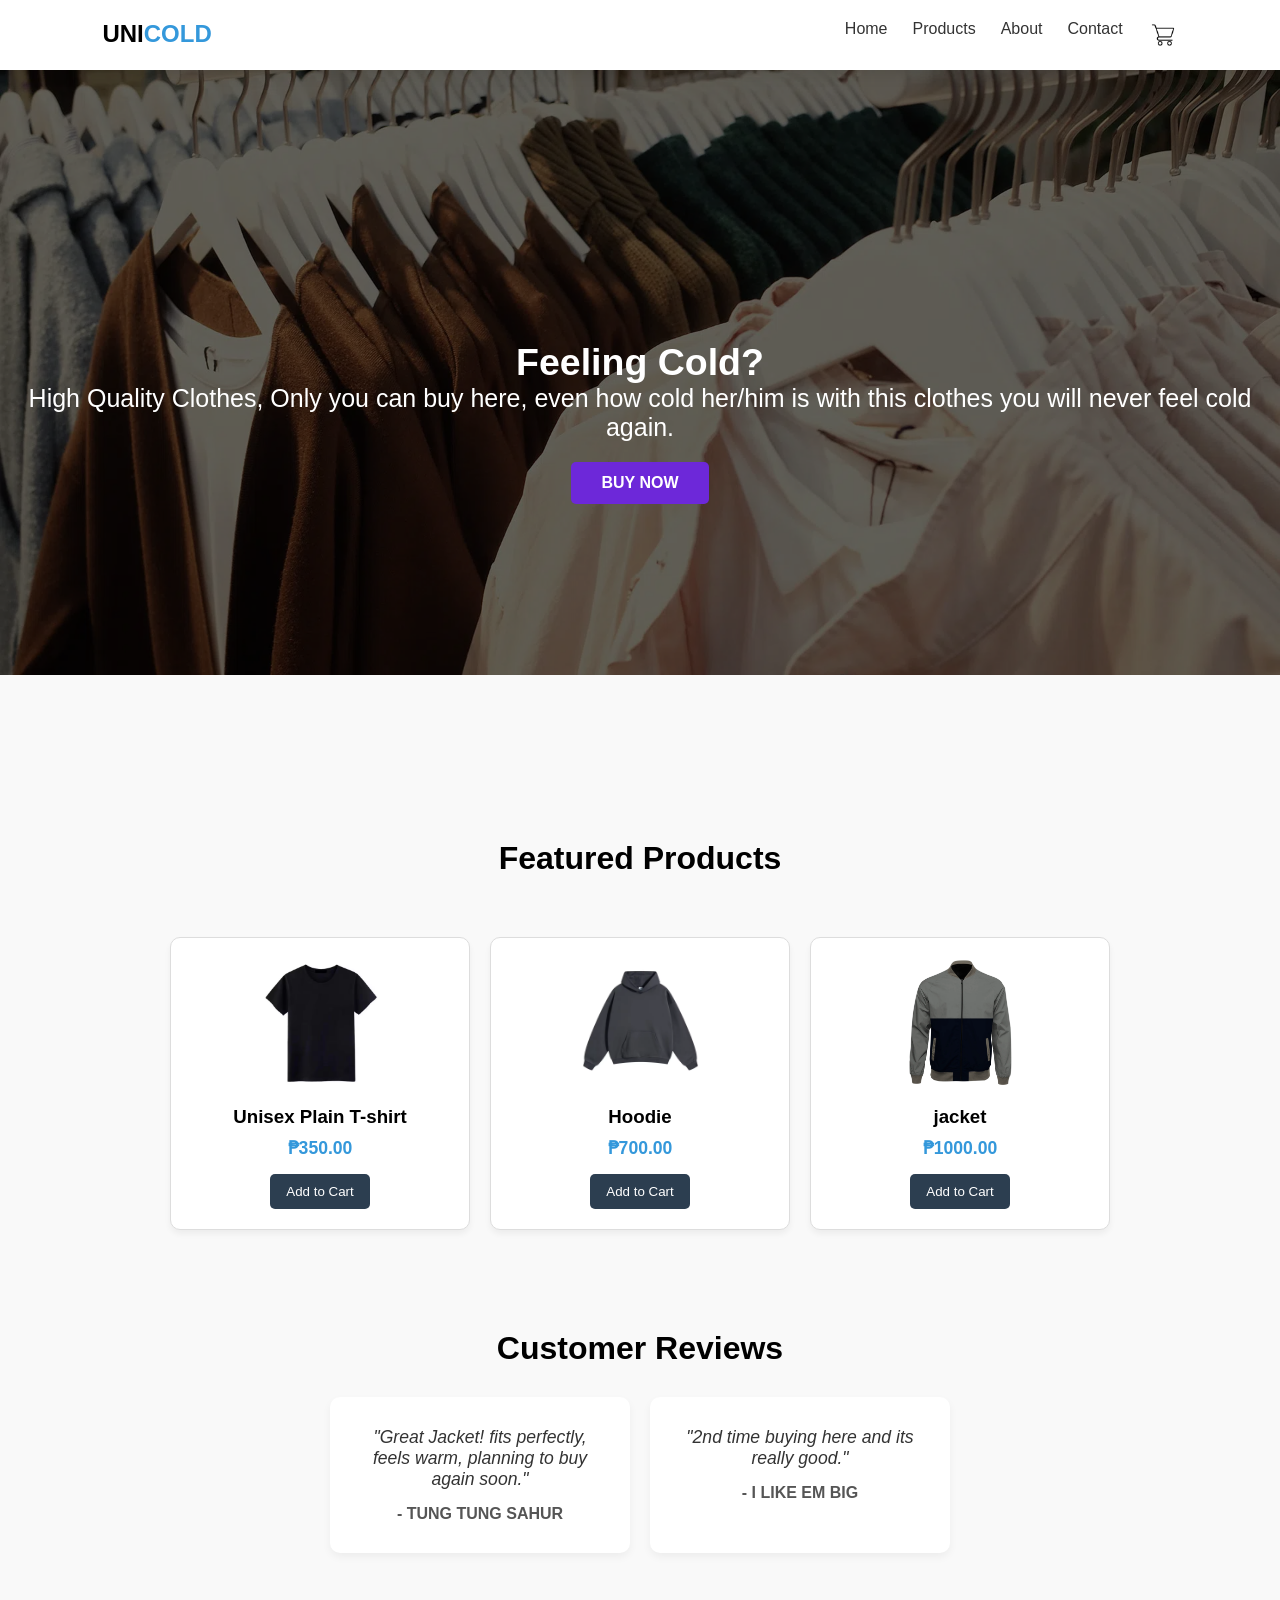
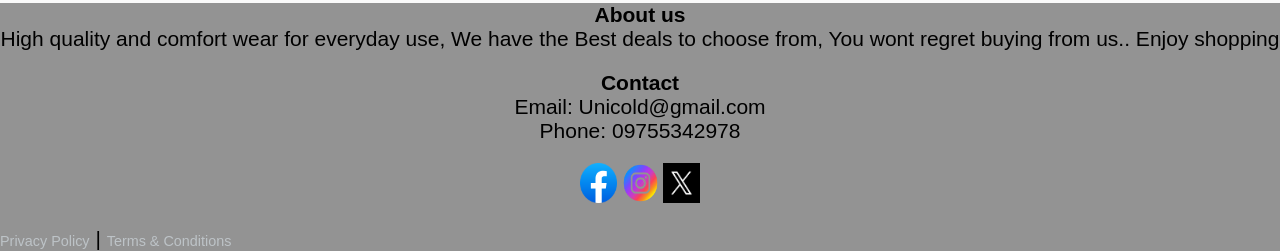
<file: index.html>
<!DOCTYPE html>
<html lang="en">
<head>
    <meta charset="UTF-8">
    <meta name="viewport" content="width=device-width, initial-scale=1.0">
    <title>UNICOLD</title>
    <link rel="stylesheet" href="style.css">
</head>
<body>
    <header class="navbar">
        <div class="logo">UNI<span>COLD</span></div>
        <nav>
            <ul class="nav">
                <li><a href="#">Home</a></li>
                <li><a href="#Products">Products</a></li>
                <li><a href="#About">About</a></li>
                <li><a href="#Contact">Contact</a></li>
                <li><a href="C:\Users\earl\OneDrive\Desktop\Landingpage\Cart.html"><img src="Cart.jpg" id="Cart"></a></li>
            </ul>
        </nav>
    </header>

    <section class="Banner">
        <img src="BG1.jpg" alt="Background" class="banner-img">
        <div class="b-contents">
            <h1>Feeling Cold?</h1>
            <p>High Quality Clothes, Only you can buy here, even how cold her/him is with this clothes you will never feel cold again.</p>
            <a href="#Products" class="p-btn">BUY NOW</a>
        </div>

    </section>

    <section class="Products" id="Products">
        <h2>Featured Products</h2>
        <div class="product-card">
            <img src="PRODUCT1.jpg">
                <h3>Unisex Plain T-shirt</h3>
                <p class="price">₱350.00</p>
                <button class="cart-btn" onclick="showSuccess()">Add to Cart</button>
            </div>
            <div class="product-card">
                <img src="PRODUCT2.jpg">
                <h3>Hoodie</h3>
                <p class="price">₱700.00</p>
                <button class="cart-btn" onclick="showSuccess()">Add to Cart</button>
            </div>
            <div class="product-card">
                <img src="PRODUCT3.jpg">
                <h3>jacket</h3>
                <p class="price">₱1000.00</p>
                <button class="cart-btn" onclick="showSuccess()">Add to Cart</button>
            </div>
        </div>
    </section>

    <section class="reviews-section">
        <h2>Customer Reviews</h2>
        <div class="reviews-container">
            <div class="review-card">
            <p class="review-text">"Great Jacket! fits perfectly, feels warm, planning to buy again soon."</p>
            <p class="review-author">- TUNG TUNG SAHUR</p>
        </div>

        <div class="review-card">
            <p class="review-text">"2nd time buying here and its really good."</p>
            <p class="review-author">- I LIKE EM BIG</p>
            </div>
        </div>
    </section>

    <div id="toast-message">Successfully added to cart!</div>
    <script>
        function showSuccess() {
            var toast = document.getElementById("toast-message");
            toast.className = "show";
            setTimeout(function(){ 
                toast.className = toast.className.replace("show", ""); 
            }, 3000);
            const buttons = document.querySelectorAll('.cart-btn');
            buttons.forEach(button => {
            button.addEventListener('click', function() {
        showSuccess();
    });
});
        }
    </script>

    <footer>
        <div class="footer">
            <section class="About" id="About">
                <div>
                    <h3>About us</h3>
                    <p>High quality and comfort wear for everyday use, We have the Best deals to choose from, You wont regret buying from us.. Enjoy shopping</p>
                </div>
            </section>

            <section id="Contact">
                <div class="Contacts">
                    <h3>Contact</h3>
                    <p>Email: Unicold@gmail.com</p>
                    <p>Phone: 09755342978</p>
                </div>
                <div class="socials">
                    <a href="FB"></a>
                    <a href="IG"></a>
                    <a href="X"></a>
                    <span>
                        <a href="https://www.facebook.com/earl.llena.1"><img src="FB.jpg" id="FB"></a>
                    </span>
                     <span>
                        <a href="https://l.facebook.com/l.php?u=https%3A%2F%2Fwww.instagram.com%2Fllenaearl%3Ffbclid%3DIwZXh0bgNhZW0CMTAAYnJpZBExQ0hrYnNLSDNWWnRXRU4yZHNydGMGYXBwX2lkEDIyMjAzOTE3ODgyMDA4OTIAAR6R7J_TNQaFTLR5_ZJ5npy1evN8SxaO5yC8N4EsV3uiNFBjWUENNqPSrBIEqg_aem_kLTm-a-v7XTkpGMQNK9STg&h=AT5ZTZh1RIWpxJ5zS6k1iO2pX1HCswmZfQxOFNwTOZb-iicSIn8C1KB6_JxYQk3K9O4Li8LCWemkr1IM6RHClLZawb0BKRU2lyaZS5Je3nlWH2h58FpZTLQSfYY2oWJT7JVJLCs6KAWZjxQXpqMm"><IMG src="IG.jpg" id="IG"></a>
                     </span> 
                     <span>
                        <a href="https://x.com/elonmusk"><img src="X.jpg" id="X"></a>
                     </span>
                </div>
                <p class="legal">
                    <a>Privacy Policy</a> | <a>Terms & Conditions</a>
                </p>
            </div>
    </footer>


</body>
</file>
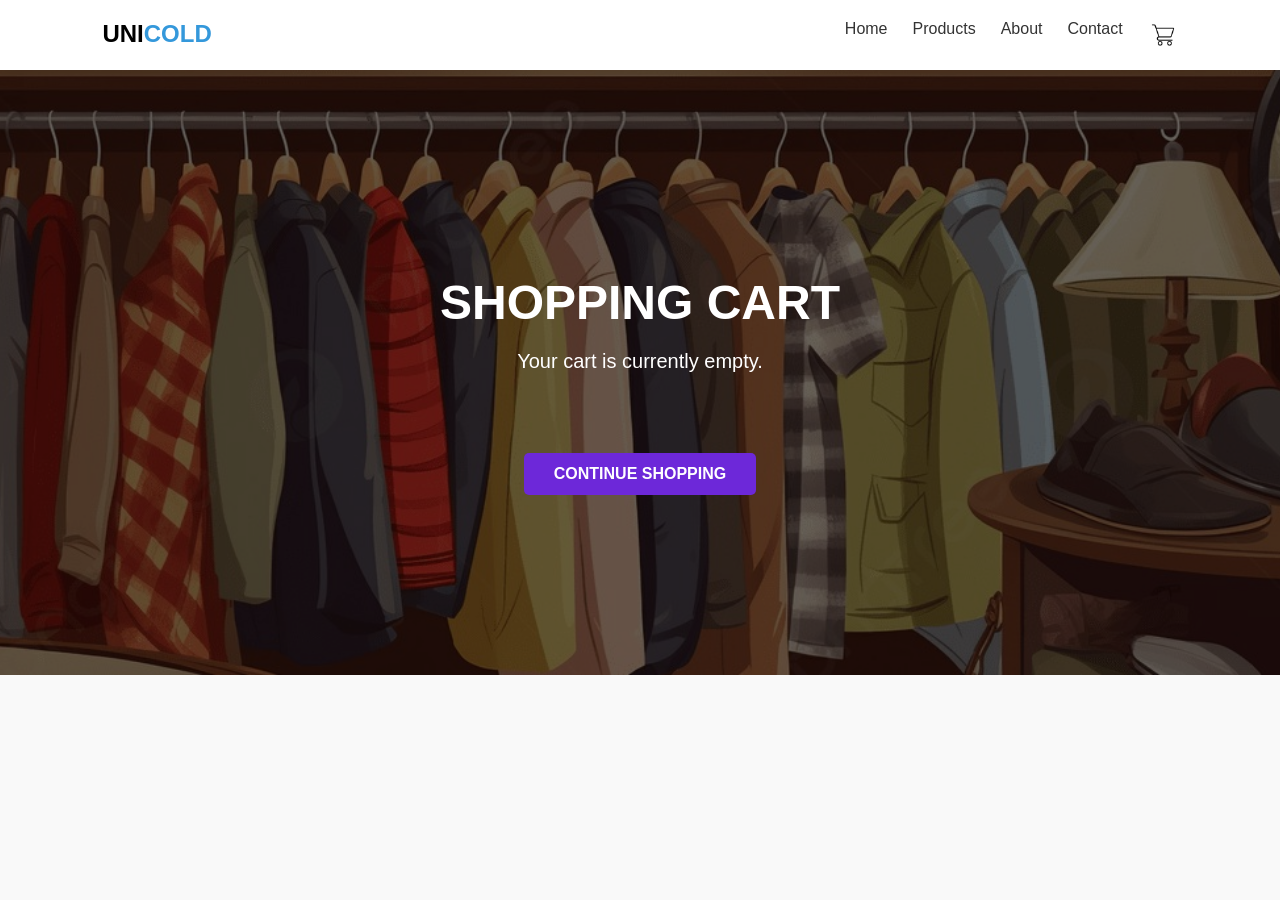
<file: Cart.html>
<!DOCTYPE html>
<html lang="en">
<head>
    <meta charset="UTF-8">
    <meta name="viewport" content="width=device-width, initial-scale=1.0">
    <title>UNICOLD</title>
    <link rel="stylesheet" href="style.css">
</head>
<body>
    <header class="navbar">
        <div class="logo">UNI<span>COLD</span></div>
        <nav>
            <ul class="nav">
                <li><a href="C:\Users\earl\OneDrive\Desktop\Landingpage\index.html">Home</a></li>
                <li><a href="C:\Users\earl\OneDrive\Desktop\Landingpage\index.html">Products</a></li>
                <li><a href="C:\Users\earl\OneDrive\Desktop\Landingpage\index.html">About</a></li>
                <li><a href="C:\Users\earl\OneDrive\Desktop\Landingpage\indes.html">Contact</a></li>
                <li><a href="C:\Users\earl\OneDrive\Desktop\Landingpage\Cart.html"><img src="Cart.jpg" id="Cart"></a></li>
            </ul>
        </nav>
    </header>

    <section class="Carton">
        <img src="BG2.jpg" alt="Background" class="banner-img">
        <div class="Carton">
            <h1>SHOPPING CART</h1>
            <p>Your cart is currently empty.</p>
            <a href="index.html" class="c-btn">CONTINUE SHOPPING</a>
        </div>
    </section>
</body>
</file>
<file: style.css>
* {
    margin: 0;
    padding: 0;
    box-sizing: border-box;
    font-family: 'Segoe UI', Tahoma, Geneva, Verdana, sans-serif;
}
body { background-color: #f9f9f9; }

.navbar {
    display: flex;
    justify-content: space-between;
    padding: 20px 8%;
    background: #fff;
    box-shadow: 0 3px 15px rgba(0,0,0,0.1);
    position: sticky;
    top: 0;
    z-index: 1000;
    list-style-type: none;
}

.logo { font-size: 1.5rem; font-weight: bold; }
.logo span {color: #3498db;}

.nav {display: flex; list-style: none;}
.nav li {margin-left: 25px;}
.nav a { text-decoration: none; color: #333; font-weight: 500; }
.nav img {  
    display: flex;
    list-style: none;
    align-items: center; 
    gap: 20px;
    height: 30px;
    margin-left: auto;
}
.nav a:hover {
    color: #007bff; 
    border-bottom: 3px solid #007bff; 
}

.nav img:hover{
    color: #007bff; 
    border-bottom: 3px solid #007bff; 
}

.Banner {
  background-size: cover;
    background-position: center;
    min-height: 80vh; 
    display: flex;
    flex-direction: column;
    justify-content: center;
    align-items: center;
    text-align: center;
    color: white;
    padding: 20px; 
}

@media screen and (max-width: 768px) {
.Banner h1 { 
    font-size: 2rem; 
    margin-bottom: 15px;
}

.Banner p { 
    font-size: 1rem;
    width: 90%; 
    line-height: 1.4;
}
    
.navbar {
    flex-wrap: wrap; 
}

}

.b-contents {
    font-size: 25px;
    margin-bottom: 15px;
}

.b-contets p {
  max-width: 700px;
  font-size: 18px;
  margin-bottom: 20px;
}

.p-btn {
    display: inline-block;
    background-color: #6d28d9; 
    color: white;
    padding: 12px 30px;
    text-decoration: none;
    font-weight: bold;
    font-size: 16px;
    border-radius: 5px; 
    margin-top: 20px;
}

.p-btn:hover { transform: translateY(-5px); }

.banner-img {
    position: absolute;
    top: 0;
    left: 0;
    width: 100%;
    height: 75%;
    object-fit: cover; 
    z-index: -1; 
    filter: brightness(40%); 
}

.About {
    text-align: center;
    font-size: 21px;

}

.Featured {
    text-align: center;
}

.Products h2 {
    margin-bottom: 40px;
    font-size: 2rem;
    width: 100%;
}

.Products { 
    padding: 50px 8%; 
    justify-content: center;
    padding: 50px 8%; 
    display: flex;         
    flex-wrap: wrap;       
    justify-content: center; 
    gap: 20px;             
    text-align: center; 
}


.product-grid {
    display: grid;
    grid-template-columns: repeat(auto-fit, minmax(250px, 1fr));
    gap: 30px;
}

.product-card {
    background: white;
    padding: 20px;
    border-radius: 10px;
    box-shadow: 0 4px 6px rgba(0,0,0,0.05);
    transition: transform 0.3s;
    width: 300px;
    border: 1px solid #ddd;
}


.product-card:hover { transform: translateY(-5px); }
.product-card img { width: 50%; border-radius: 5px; }
.product-card h3 { margin: 15px 0 10px; }
.price { color: #3498db; font-weight: bold; font-size: 1.1rem; margin-bottom: 15px; }

.cart-btn {
    width: 100px;
    padding: 10px;
    border: none;
    background: #2c3e50;
    color: white;
    border-radius: 5px;
    cursor: pointer;
}

.Carton {
    display: flex;
    flex-direction: column; 
    justify-content: center;
    align-items: center;
    text-align: center;
    min-height: 70vh; 
    gap: 20px;
    color: white;
}

.Carton h1 {

    font-size: 3rem;
    font-weight: bold;
    margin: 0;
}

.Carton p {
    font-size: 20px;
    margin-bottom: 40px;
}

.c-btn {
    display: inline-block;
    background-color: #6d28d9; 
    color: white;
    padding: 12px 30px;
    text-decoration: none;
    font-weight: bold;
    font-size: 16px;
    border-radius: 5px; 
    margin-top: 20px
}

.c-btn:hover { transform: translateY(-5px); }

.reviews-section {
    padding: 50px 20px;
    text-align: center;
    background-color: #f9f9f9; /* Light grey to separate it from white sections */
}

.reviews-section h2 {
    font-size: 2rem;
    margin-bottom: 30px;
    font-family: sans-serif;
}

.reviews-container {
    display: flex;
    justify-content: center;
    gap: 20px;
    flex-wrap: wrap; 
}

.review-card {
    background: white;
    padding: 30px;
    border-radius: 10px;
    box-shadow: 0 4px 8px rgba(0,0,0,0.05); 
    width: 300px;
    text-align: center;
}

.review-text {
    font-style: italic;
    font-size: 1.1rem;
    margin-bottom: 15px;
    color: #333;
}

.review-author {
    font-weight: bold;
    color: #555;
}

#toast-message {
  visibility: hidden; 
  min-width: 250px;
  background-color: #333;
  color: #fff;
  text-align: center;
  border-radius: 5px;
  padding: 16px;
  position: fixed;
  z-index: 1;
  bottom: 30px;
  left: 50%;
  transform: translateX(-50%);
}

#toast-message.show {
  visibility: visible;
  animation: fadein 0.5s, fadeout 0.5s 2.5s; 
}



.footer div { 
    margin-bottom: 20px; 
    text-align: center; 
}
.footer h3 {
    text-align: center;
    font-size: 21px;
}
.Contact p { 
    font-size: larger;
    text-align: center;
}
.legal a { color: #bdc3c7; text-decoration: none; font-size: 0.9rem; text-align: center; }
.socials { 
    text-align: center;
}
.socials img {
    width: 37px;
    height: 40px;
    cursor: pointer;
}
.footer {
    background-color: #939393;
}
.footer p {
    font-size: 21px;
}
</file>
